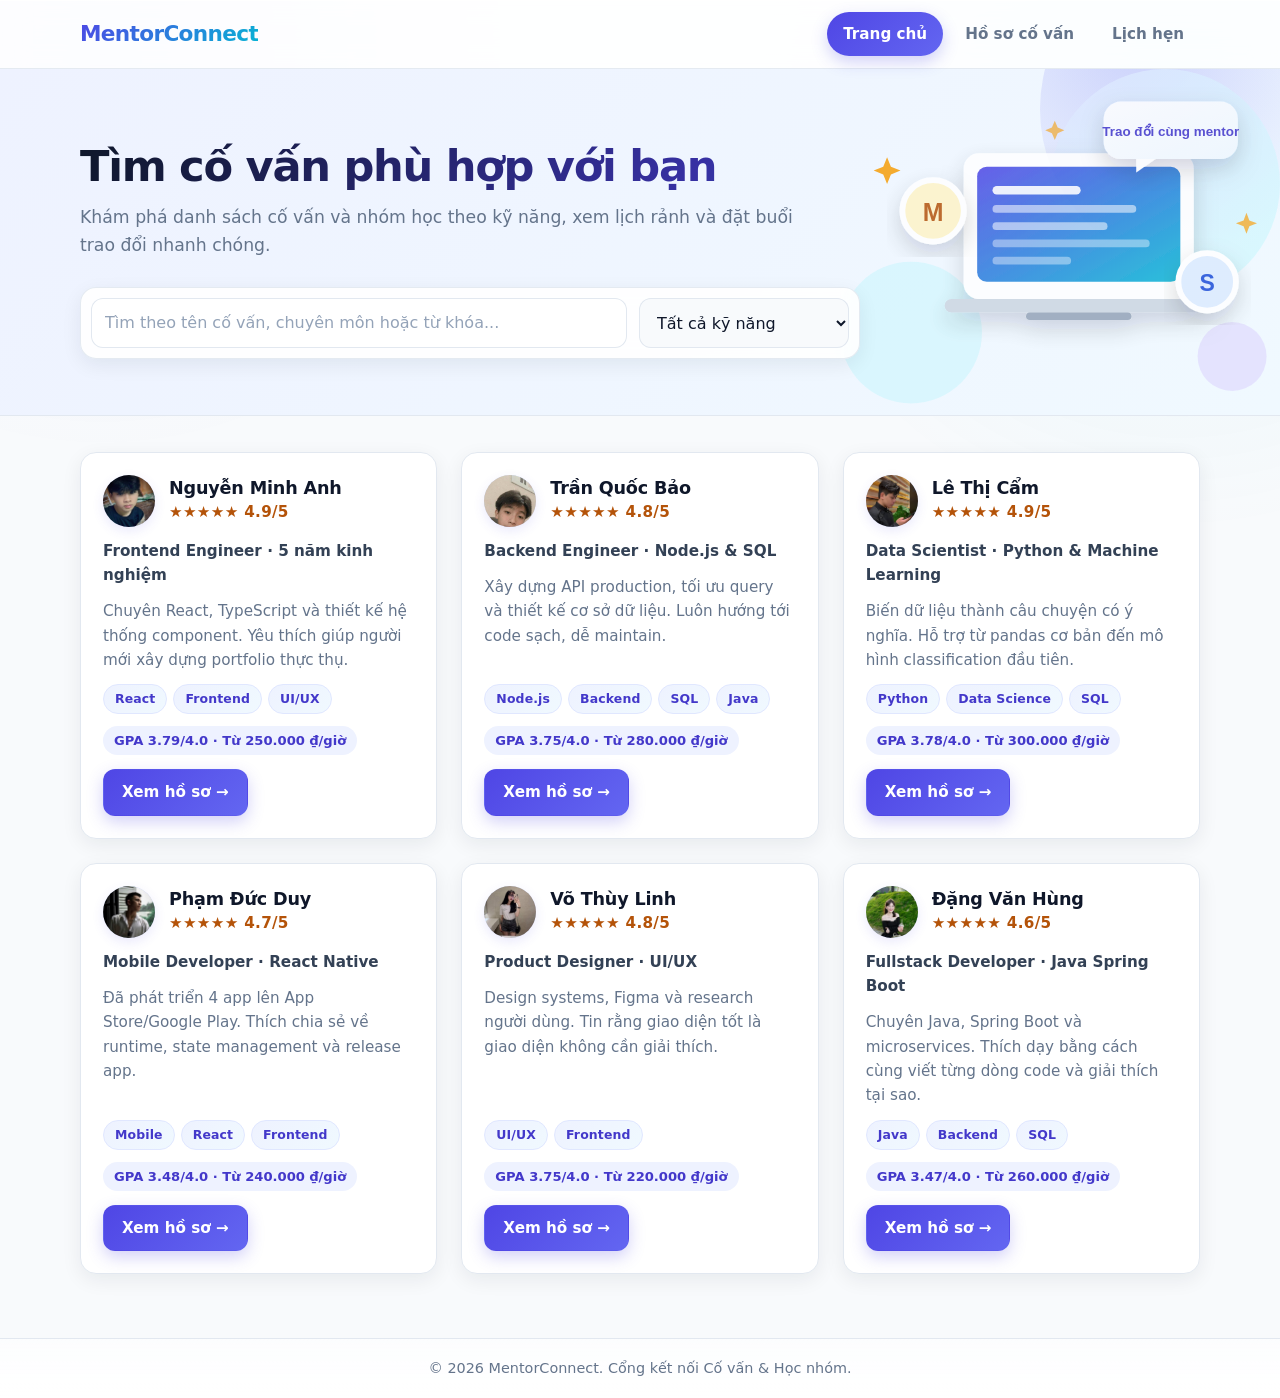
<file: index.html>
<!DOCTYPE html>
<html lang="vi">
<head>
  <!-- Khai báo bảng mã tiếng Việt và hiển thị responsive trên điện thoại -->
  <meta charset="UTF-8">
  <meta name="viewport" content="width=device-width, initial-scale=1.0">
  <title>MentorConnect - Trang chủ</title>
  <meta name="description" content="Tìm cố vấn phù hợp theo kỹ năng, xem lịch rảnh và đặt buổi trao đổi nhanh chóng cùng MentorConnect.">

  <!-- AOS (hiệu ứng cuộn) nạp trước để CSS riêng có thể ghi đè nếu cần -->
  <link rel="stylesheet" href="vendor/aos/aos.css">
  <link rel="stylesheet" href="css/styles.css">
  <link rel="stylesheet" href="css/home.css">
</head>
<body>
  <!-- Phần đầu trang và thanh điều hướng -->
  <header class="site-header">
    <div class="container header-inner">
      <a class="logo" href="index.html">MentorConnect</a>
      <button class="menu-toggle" id="menu-toggle" aria-label="Bật tắt menu">☰</button>
      <nav class="nav" id="nav">
        <a href="index.html">Trang chủ</a>
        <a href="index2.html">Hồ sơ cố vấn</a>
        <a href="index3.html">Lịch hẹn</a>
      </nav>
    </div>
  </header>

  <!-- Khu vực banner tìm kiếm và lọc cố vấn -->
  <section class="banner">
    <div class="container">
      <h1 data-aos="fade-up">Tìm cố vấn phù hợp với bạn</h1>
      <p data-aos="fade-up" data-aos-delay="100">Khám phá danh sách cố vấn và nhóm học theo kỹ năng, xem lịch rảnh và đặt buổi trao đổi nhanh chóng.</p>

      <!-- Thanh tìm kiếm theo từ khóa và lọc theo kỹ năng -->
      <div class="search-bar" data-aos="fade-up" data-aos-delay="200">
        <input type="text" id="search-input" aria-label="Tìm theo tên cố vấn, chuyên môn hoặc từ khóa" placeholder="Tìm theo tên cố vấn, chuyên môn hoặc từ khóa...">
        <select id="skill-filter" aria-label="Lọc theo kỹ năng">
          <option value="">Tất cả kỹ năng</option>
        </select>
      </div>
    </div>
  </section>

  <!-- Nội dung chính: vùng chứa danh sách thẻ cố vấn do JavaScript render -->
  <main class="container">
    <div id="mentor-list" class="mentor-list"></div>
  </main>

  <!-- Phần chân trang -->
  <footer class="site-footer">
    <div class="container">© 2026 MentorConnect. Cổng kết nối Cố vấn &amp; Học nhóm.</div>
  </footer>

  <!-- Nạp các tệp JavaScript theo đúng thứ tự -->
  <script src="vendor/aos/aos.js"></script>
  <script src="js/data.js"></script>
  <script src="js/common.js"></script>
  <script src="js/effects.js"></script>
  <script src="js/main.js"></script>
</body>
</html>
</file>
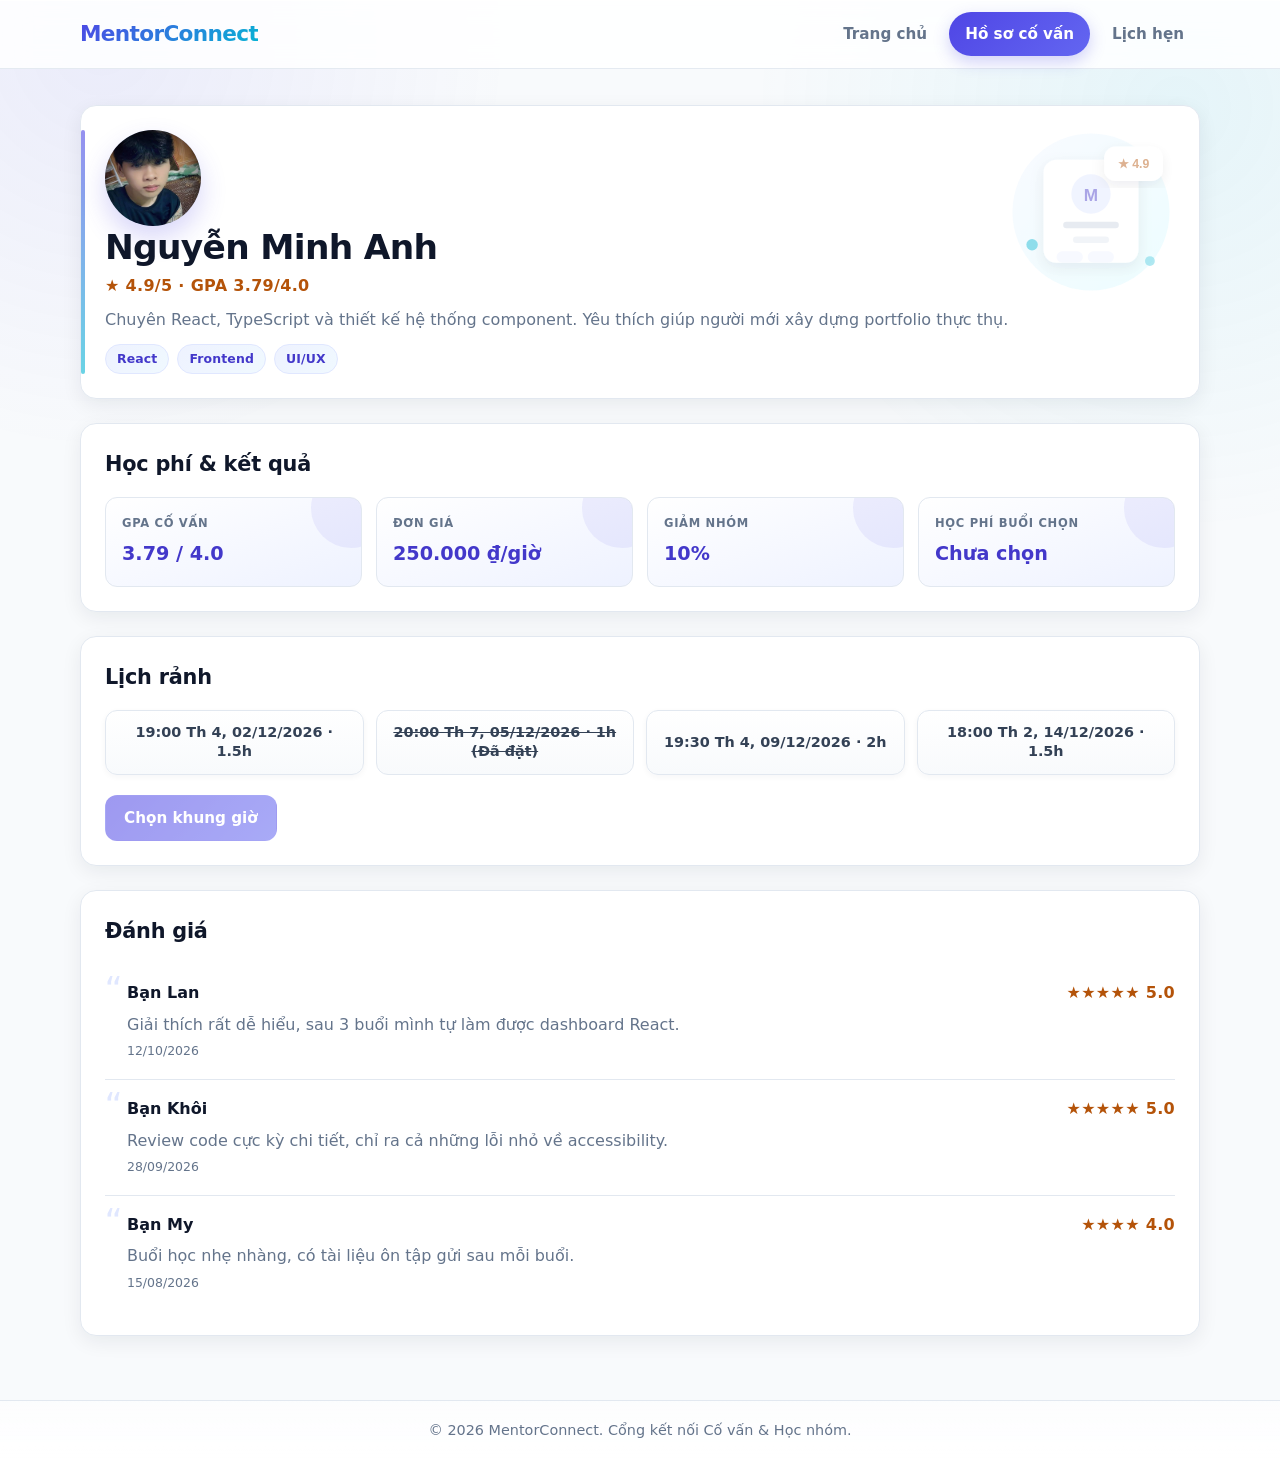
<file: index2.html>
<!DOCTYPE html>
<html lang="vi">
<head>
  <!-- Khai báo tiếng Việt và tối ưu hiển thị trên điện thoại -->
  <meta charset="UTF-8">
  <meta name="viewport" content="width=device-width, initial-scale=1.0">
  <title>MentorConnect - Hồ sơ cố vấn</title>
  <meta name="description" content="Xem hồ sơ cố vấn, GPA, học phí, lịch rảnh và đánh giá trước khi đặt buổi trao đổi.">

  <!-- AOS (hiệu ứng cuộn) nạp trước để CSS riêng có thể ghi đè nếu cần -->
  <link rel="stylesheet" href="vendor/aos/aos.css">
  <link rel="stylesheet" href="css/styles.css">
  <link rel="stylesheet" href="css/profile.css">
</head>
<body>
  <!-- Phần đầu trang và thanh điều hướng -->
  <header class="site-header">
    <div class="container header-inner">
      <a class="logo" href="index.html">MentorConnect</a>
      <button class="menu-toggle" id="menu-toggle" aria-label="Bật tắt menu">☰</button>
      <nav class="nav" id="nav">
        <a href="index.html">Trang chủ</a>
        <a href="index2.html">Hồ sơ cố vấn</a>
        <a href="index3.html">Lịch hẹn</a>
      </nav>
    </div>
  </header>

  <!-- Nội dung chính: hồ sơ cố vấn, lịch rảnh và đánh giá do JavaScript đổ dữ liệu -->
  <main class="container" id="profile-root">
    <!-- Thông tin tổng quan của cố vấn -->
    <section class="card profile-head" data-aos="fade-up">
      <div class="avatar avatar-lg" id="mentor-avatar"></div>
      <div>
        <h1 id="mentor-name"></h1>
        <p class="rating" id="mentor-rating"></p>
        <p class="bio" id="mentor-bio"></p>
        <div class="tags" id="mentor-skills"></div>
      </div>
    </section>

    <!-- Danh sách khung giờ rảnh và nút đặt lịch -->
    <section class="card section" data-aos="fade-up" data-aos-delay="100">
      <h2>Lịch rảnh</h2>
      <div class="slot-list" id="slot-list"></div>
      <button class="btn btn-primary" id="book-btn">Đặt lịch hẹn</button>
    </section>

    <!-- Danh sách đánh giá từ người học -->
    <section class="card section" data-aos="fade-up" data-aos-delay="200">
      <h2>Đánh giá</h2>
      <div id="review-list"></div>
    </section>
  </main>

  <!-- Hộp thoại xác nhận đặt lịch hẹn -->
  <div class="modal" id="confirm-modal">
    <div class="modal-box card">
      <h2>Xác nhận đặt lịch</h2>
      <p id="confirm-text"></p>
      <div class="modal-actions">
        <button class="btn btn-danger" id="cancel-btn">Hủy</button>
        <button class="btn btn-primary" id="confirm-btn">Xác nhận</button>
      </div>
    </div>
  </div>

  <!-- Phần chân trang -->
  <footer class="site-footer">
    <div class="container">© 2026 MentorConnect. Cổng kết nối Cố vấn &amp; Học nhóm.</div>
  </footer>

  <!-- Nạp các tệp JavaScript theo đúng thứ tự -->
  <script src="vendor/aos/aos.js"></script>
  <script src="js/data.js"></script>
  <script src="js/common.js"></script>
  <script src="js/effects.js"></script>
  <script src="js/profile.js"></script>
</body>
</html>
</file>
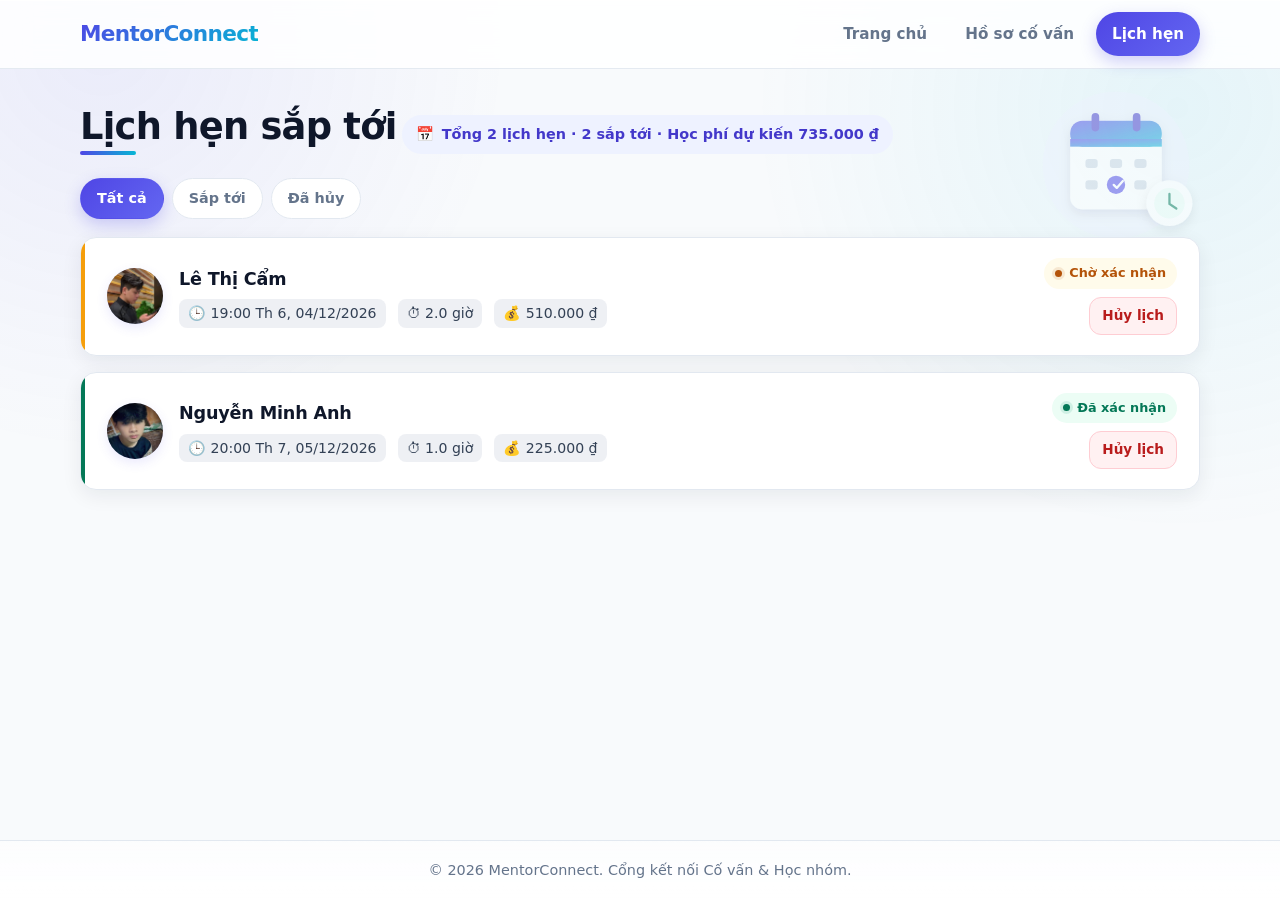
<file: index3.html>
<!DOCTYPE html>
<html lang="vi">
<head>
  <!-- Khai báo tiếng Việt và hiển thị responsive trên điện thoại -->
  <meta charset="UTF-8">
  <meta name="viewport" content="width=device-width, initial-scale=1.0">
  <title>MentorConnect - Lịch hẹn</title>
  <meta name="description" content="Quản lý các lịch hẹn sắp tới, theo dõi học phí dự kiến và hủy lịch dễ dàng.">

  <!-- AOS (hiệu ứng cuộn) nạp trước để CSS riêng có thể ghi đè nếu cần -->
  <link rel="stylesheet" href="vendor/aos/aos.css">
  <link rel="stylesheet" href="css/styles.css">
  <link rel="stylesheet" href="css/appointments.css">
</head>
<body>
  <!-- Phần đầu trang và thanh điều hướng -->
  <header class="site-header">
    <div class="container header-inner">
      <a class="logo" href="index.html">MentorConnect</a>
      <button class="menu-toggle" id="menu-toggle" aria-label="Bật tắt menu">☰</button>
      <nav class="nav" id="nav">
        <a href="index.html">Trang chủ</a>
        <a href="index2.html">Hồ sơ cố vấn</a>
        <a href="index3.html">Lịch hẹn</a>
      </nav>
    </div>
  </header>

  <!-- Nội dung chính: thống kê và danh sách lịch hẹn do JavaScript render -->
  <main class="container">
    <h1 data-aos="fade-up">Lịch hẹn sắp tới</h1>
    <p class="appointment-count" id="appointment-count" data-aos="fade-up" data-aos-delay="100"></p>
    <div class="appointment-list" id="appointment-list" data-aos="fade-up" data-aos-delay="200"></div>
  </main>

  <!-- Phần chân trang -->
  <footer class="site-footer">
    <div class="container">© 2026 MentorConnect. Cổng kết nối Cố vấn &amp; Học nhóm.</div>
  </footer>

  <!-- Nạp các tệp JavaScript theo đúng thứ tự -->
  <script src="vendor/aos/aos.js"></script>
  <script src="js/data.js"></script>
  <script src="js/common.js"></script>
  <script src="js/effects.js"></script>
  <script src="js/appointments.js"></script>
</body>
</html>
</file>
<file: css/styles.css>
/* ==========================================================
   styles.css - Design system & shell dùng chung cho mọi trang
   ========================================================== */

:root {
  color-scheme: light;

  --primary: #4f46e5;
  --primary-dark: #4338ca;
  --primary-050: #eef2ff;
  --primary-100: #e0e7ff;
  --accent: #06b6d4;

  --text: #0f172a;
  --text-soft: #334155;
  --muted: #64748b;
  --bg: #f8fafc;
  --card: #ffffff;
  --border: #e2e8f0;

  --danger: #b91c1c;
  --success: #047857;
  --warning: #b45309;
  --star: #b45309;

  --radius-sm: 10px;
  --radius: 16px;
  --radius-lg: 22px;
  --header-h: 68px;

  --shadow: 0 6px 20px rgba(15, 23, 42, 0.07);
  --shadow-lg: 0 18px 40px rgba(15, 23, 42, 0.12);
  --ring: rgba(79, 70, 229, 0.35);
  --ease: cubic-bezier(0.22, 1, 0.36, 1);
}

*,
*::before,
*::after {
  box-sizing: border-box;
}

html {
  scroll-behavior: smooth;
  scroll-padding-top: calc(var(--header-h) + 16px);
  -webkit-text-size-adjust: 100%;
}

body {
  position: relative;
  isolation: isolate;
  margin: 0;
  min-height: 100vh;
  min-height: 100dvh;
  display: flex;
  flex-direction: column;
  font-family: system-ui, -apple-system, "Segoe UI", Roboto, "Helvetica Neue", Arial, sans-serif;
  font-size: 16px;
  line-height: 1.6;
  color: var(--text);
  background: var(--bg);
  text-rendering: optimizeLegibility;
  -webkit-font-smoothing: antialiased;
}

/* Nền trang có thêm hai vầng sáng mờ, tạo chiều sâu mà không ảnh hưởng layout. */
body::before {
  content: "";
  position: fixed;
  inset: 0;
  z-index: -1;
  pointer-events: none;
  background:
    radial-gradient(circle at 8% 5%, rgba(79, 70, 229, 0.08), transparent 28%),
    radial-gradient(circle at 92% 12%, rgba(6, 182, 212, 0.08), transparent 30%);
}

::selection {
  background: var(--primary-100);
  color: var(--primary-dark);
}

:where(a, button, input, select):focus-visible {
  outline: 3px solid var(--ring);
  outline-offset: 2px;
}

img {
  display: block;
  max-width: 100%;
}

main {
  flex: 1;
}

.container {
  width: min(100% - 40px, 1120px);
  margin-inline: auto;
}

/* ---------- Header & navigation ---------- */
.site-header {
  position: sticky;
  top: 0;
  z-index: 50;
  min-height: var(--header-h);
  background: rgba(255, 255, 255, 0.86);
  backdrop-filter: blur(14px) saturate(140%);
  -webkit-backdrop-filter: blur(14px) saturate(140%);
  border-bottom: 1px solid rgba(226, 232, 240, 0.9);
  box-shadow: inset 0 1px 0 rgba(255, 255, 255, 0.7);
}

.header-inner {
  position: relative;
  display: flex;
  align-items: center;
  justify-content: space-between;
  gap: 16px;
  min-height: var(--header-h);
}

.logo {
  font-size: 1.35rem;
  font-weight: 800;
  letter-spacing: -0.03em;
  text-decoration: none;
  background: linear-gradient(135deg, var(--primary), var(--accent));
  -webkit-background-clip: text;
  background-clip: text;
  color: transparent;
  transition: filter 0.2s;
}

.logo:hover {
  filter: brightness(0.94);
}

.nav {
  display: flex;
  align-items: center;
  gap: 6px;
}

.nav a {
  display: inline-flex;
  align-items: center;
  min-height: 44px;
  padding: 8px 16px;
  border-radius: 999px;
  color: var(--muted);
  font-size: 0.95rem;
  font-weight: 600;
  text-decoration: none;
  transition: color 0.2s, background-color 0.2s, box-shadow 0.2s, transform 0.2s var(--ease);
}

.nav a:hover {
  color: var(--primary);
  background: var(--primary-050);
  transform: translateY(-1px);
}

.nav a.active,
.nav a[aria-current="page"] {
  color: #fff;
  background: linear-gradient(135deg, var(--primary), #6366f1);
  box-shadow: 0 6px 16px rgba(79, 70, 229, 0.25);
  transform: none;
}

.menu-toggle {
  display: none;
  place-items: center;
  width: 44px;
  height: 44px;
  padding: 0;
  border: 1px solid var(--border);
  border-radius: 12px;
  background: #fff;
  color: var(--text);
  font-size: 1.3rem;
  line-height: 1;
  cursor: pointer;
  transition: transform 0.25s var(--ease), border-color 0.2s, color 0.2s, background-color 0.2s;
}

.menu-toggle:hover {
  border-color: var(--primary);
  color: var(--primary);
  background: var(--primary-050);
}

.menu-toggle[aria-expanded="true"] {
  transform: rotate(90deg);
  border-color: var(--primary);
  color: var(--primary);
}

/* ---------- Card, nút bấm, avatar, tag ---------- */
.card {
  background: var(--card);
  border: 1px solid var(--border);
  border-radius: var(--radius);
  box-shadow: var(--shadow), inset 0 1px 0 rgba(255, 255, 255, 0.9);
  padding: 24px;
}

.section {
  margin-top: 24px;
  scroll-margin-top: calc(var(--header-h) + 16px);
}

.section h2 {
  margin: 0 0 16px;
  font-size: clamp(1.15rem, 2.2vw, 1.3rem);
  letter-spacing: -0.01em;
}

.btn {
  display: inline-flex;
  align-items: center;
  justify-content: center;
  gap: 8px;
  min-height: 44px;
  padding: 10px 18px;
  border: 1px solid transparent;
  border-radius: 12px;
  font: inherit;
  font-size: 0.95rem;
  font-weight: 600;
  cursor: pointer;
  transition: transform 0.2s var(--ease), background-color 0.2s,
    box-shadow 0.2s, border-color 0.2s, color 0.2s;
}

.btn:hover:not(:disabled) {
  transform: translateY(-2px);
}

.btn:active:not(:disabled) {
  transform: translateY(0) scale(0.98);
}

.btn:disabled {
  opacity: 0.55;
  cursor: not-allowed;
  box-shadow: none;
}

.btn-primary {
  color: #fff;
  background: linear-gradient(135deg, var(--primary), #6366f1);
  box-shadow: 0 6px 16px rgba(79, 70, 229, 0.25);
}

.btn-primary:hover:not(:disabled) {
  background: linear-gradient(135deg, var(--primary-dark), var(--primary));
  box-shadow: 0 10px 22px rgba(79, 70, 229, 0.32);
}

.btn-danger {
  color: var(--danger);
  background: #fff1f2;
  border-color: #fecdd3;
}

.btn-danger:hover:not(:disabled) {
  background: #ffe4e6;
  border-color: #fda4af;
}

.avatar {
  display: grid;
  place-items: center;
  flex-shrink: 0;
  width: 56px;
  height: 56px;
  border-radius: 50%;
  overflow: hidden;
  background: linear-gradient(135deg, #dbeafe, var(--primary-100));
  color: var(--primary-dark);
  font-weight: 700;
  font-size: 1.1rem;
  box-shadow: inset 0 0 0 1px rgba(79, 70, 229, 0.12), 0 4px 12px rgba(79, 70, 229, 0.12);
}

.avatar-lg {
  width: 96px;
  height: 96px;
  font-size: 2rem;
}

.avatar img {
  width: 100%;
  height: 100%;
  object-fit: cover;
}

.tags {
  display: flex;
  flex-wrap: wrap;
  gap: 8px;
}

.tags span,
.tag {
  display: inline-flex;
  align-items: center;
  padding: 4px 11px;
  border: 1px solid var(--primary-100);
  border-radius: 999px;
  background: linear-gradient(135deg, var(--primary-050), #f0f9ff);
  color: var(--primary-dark);
  font-size: 0.78rem;
  font-weight: 700;
  letter-spacing: 0.01em;
}

.rating {
  margin: 4px 0;
  color: var(--star);
  font-weight: 700;
  letter-spacing: 0.02em;
}

.bio {
  margin: 8px 0 0;
  color: var(--muted);
}

/* ---------- Modal xác nhận ---------- */
.modal {
  position: fixed;
  inset: 0;
  z-index: 100;
  display: grid;
  place-items: center;
  padding: max(20px, env(safe-area-inset-top)) max(20px, env(safe-area-inset-right))
    max(20px, env(safe-area-inset-bottom)) max(20px, env(safe-area-inset-left));
  background: rgba(15, 23, 42, 0.55);
  backdrop-filter: blur(5px);
  -webkit-backdrop-filter: blur(5px);
  animation: modal-fade 0.2s ease-out;
}

.modal[hidden],
.modal.hidden,
.modal.is-hidden {
  display: none;
}

.modal-box {
  width: min(440px, 100%);
  max-height: calc(100dvh - 40px);
  overflow: auto;
  padding: 28px;
  border-radius: var(--radius-lg);
  box-shadow: var(--shadow-lg);
  animation: modal-pop 0.28s var(--ease);
}

.modal-box h2 {
  margin-top: 0;
  letter-spacing: -0.01em;
}

.modal-box p {
  color: var(--muted);
}

.modal-actions {
  display: flex;
  flex-wrap: wrap;
  justify-content: flex-end;
  gap: 10px;
  margin-top: 20px;
}

/* ---------- Toast & hộp thoại xác nhận (do JS tạo) ---------- */
.mc-toast-root {
  position: fixed;
  z-index: 200;
  right: max(20px, env(safe-area-inset-right));
  bottom: max(20px, env(safe-area-inset-bottom));
  display: flex;
  flex-direction: column;
  gap: 10px;
  width: min(360px, calc(100vw - 40px));
  pointer-events: none;
}

.mc-toast {
  display: flex;
  align-items: center;
  gap: 10px;
  padding: 12px 16px;
  border: 1px solid rgba(255, 255, 255, 0.22);
  border-radius: 12px;
  color: #fff;
  font-size: 0.9rem;
  font-weight: 600;
  line-height: 1.4;
  box-shadow: 0 12px 28px rgba(15, 23, 42, 0.22);
  backdrop-filter: blur(8px);
  -webkit-backdrop-filter: blur(8px);
  pointer-events: auto;
  animation: mc-toast-in 0.3s var(--ease);
}

.mc-toast::before {
  display: grid;
  place-items: center;
  flex-shrink: 0;
  width: 22px;
  height: 22px;
  border-radius: 50%;
  background: rgba(255, 255, 255, 0.22);
  font-size: 0.8rem;
}

.mc-toast-success {
  background: linear-gradient(135deg, #047857, #0f766e);
}

.mc-toast-success::before {
  content: "✓";
}

.mc-toast-error {
  background: linear-gradient(135deg, #b91c1c, #be123c);
}

.mc-toast-error::before {
  content: "!";
}

.mc-toast-out {
  opacity: 0;
  transform: translateY(8px);
  transition: opacity 0.25s, transform 0.25s;
}

.mc-confirm .modal-box p {
  white-space: pre-line;
}

/* ---------- Footer ---------- */
.site-footer {
  margin-top: auto;
  padding: 18px 20px;
  border-top: 1px solid var(--border);
  background: linear-gradient(180deg, rgba(255, 255, 255, 0.6), #fff);
  color: var(--muted);
  text-align: center;
  font-size: 0.9rem;
}

/* ---------- Responsive ---------- */
@media (max-width: 900px) {
  .container {
    width: min(100% - 32px, 1120px);
  }
}

@media (max-width: 720px) {
  :root {
    --header-h: 60px;
  }

  .container {
    width: min(100% - 28px, 1120px);
  }

  .menu-toggle {
    display: grid;
  }

  .nav {
    display: none;
    position: absolute;
    top: calc(100% + 8px);
    left: 0;
    right: 0;
    flex-direction: column;
    align-items: stretch;
    gap: 4px;
    margin: 0;
    padding: 10px;
    background: rgba(255, 255, 255, 0.97);
    border: 1px solid var(--border);
    border-radius: var(--radius);
    box-shadow: var(--shadow-lg);
    animation: modal-pop 0.22s var(--ease);
  }

  /* JS toggle có thể dùng một trong các class này */
  .nav.active,
  .nav.show,
  .nav.open {
    display: flex;
  }

  .nav a {
    justify-content: center;
    border-radius: 12px;
  }

  .nav a.active,
  .nav a[aria-current="page"] {
    color: var(--primary);
    background: var(--primary-050);
    box-shadow: none;
  }

  .avatar-lg {
    width: 76px;
    height: 76px;
    font-size: 1.5rem;
  }

  .card {
    padding: 18px;
  }

  .modal-box {
    padding: 22px;
  }

  .modal-actions .btn {
    flex: 1 1 120px;
  }
}

@media (max-width: 420px) {
  .container {
    width: min(100% - 24px, 1120px);
  }

  .header-inner {
    gap: 8px;
  }

  .logo {
    font-size: 1.2rem;
  }

  .btn {
    width: 100%;
  }
}

/* ---------- Keyframes ---------- */
@keyframes modal-fade {
  from { opacity: 0; }
  to { opacity: 1; }
}

@keyframes modal-pop {
  from { opacity: 0; transform: translateY(12px) scale(0.96); }
  to { opacity: 1; transform: translateY(0) scale(1); }
}

@keyframes mc-toast-in {
  from { opacity: 0; transform: translateY(12px) scale(0.96); }
  to { opacity: 1; transform: translateY(0) scale(1); }
}

/* ---------- Accessibility & in ấn ---------- */
@media (prefers-reduced-motion: reduce) {
  html {
    scroll-behavior: auto;
  }

  *,
  *::before,
  *::after {
    animation-duration: 0.01ms !important;
    animation-iteration-count: 1 !important;
    transition-duration: 0.01ms !important;
  }
}

@media print {
  .site-header,
  .site-footer,
  .modal,
  .mc-toast-root,
  .btn,
  .menu-toggle,
  .appointment-toolbar {
    display: none !important;
  }

  body {
    background: #fff;
  }

  body::before,
  .banner::before,
  .banner::after {
    display: none;
  }

  .card,
  .mentor-list > *,
  .appointment-list > * {
    box-shadow: none;
    break-inside: avoid;
  }
}
</file>
<file: css/home.css>
/* ==========================================================
   home.css - Trang chủ: banner, tìm kiếm, lưới cố vấn
   ========================================================== */

.banner {
  position: relative;
  overflow: hidden;
  padding: clamp(40px, 7vw, 72px) 0 clamp(32px, 5vw, 56px);
  border-bottom: 1px solid var(--border);
  background: linear-gradient(135deg, #eef2ff 0%, #f0f9ff 55%, #ecfeff 100%);
  background-size: 180% 180%;
  animation: banner-flow 18s ease-in-out infinite;
}

/* Hai vầng sáng trang trí, không bắt sự kiện chuột. */
.banner::before,
.banner::after {
  content: "";
  position: absolute;
  border-radius: 50%;
  pointer-events: none;
}

.banner::before {
  width: 320px;
  height: 320px;
  top: -120px;
  right: -80px;
  background: radial-gradient(circle at 30% 30%, rgba(99, 102, 241, 0.25), transparent 70%);
}

.banner::after {
  top: 0;
  right: 0;
  width: min(46vw, 460px);
  height: 100%;
  border-radius: 0;
  background: url("../assets/illustrations/mentor-banner.svg") no-repeat right center / contain;
  opacity: 0.85;
}

.banner .container {
  position: relative;
  z-index: 1;
}

.banner h1 {
  margin: 0 0 12px;
  font-size: clamp(1.9rem, 4.5vw, 2.7rem);
  line-height: 1.18;
  letter-spacing: -0.03em;
  color: #0f172a;
  background: linear-gradient(120deg, #0f172a, #3730a3 55%, #0e7490);
  -webkit-background-clip: text;
  background-clip: text;
  -webkit-text-fill-color: transparent;
}

.banner p {
  max-width: 720px;
  margin: 0 0 28px;
  color: var(--muted);
  font-size: clamp(1rem, 1.6vw, 1.08rem);
}

/* ---------- Thanh tìm kiếm + lọc kỹ năng ---------- */
.search-bar {
  display: flex;
  flex-wrap: wrap;
  gap: 12px;
  max-width: 780px;
  padding: 10px;
  background: rgba(255, 255, 255, 0.9);
  border: 1px solid rgba(226, 232, 240, 0.9);
  border-radius: var(--radius);
  box-shadow: var(--shadow);
  backdrop-filter: blur(8px);
  -webkit-backdrop-filter: blur(8px);
  transition: border-color 0.25s, box-shadow 0.25s, transform 0.25s var(--ease);
}

.search-bar:hover {
  box-shadow: var(--shadow-lg);
}

.search-bar:focus-within {
  border-color: var(--primary);
  box-shadow: 0 0 0 4px rgba(79, 70, 229, 0.12), var(--shadow-lg);
  transform: translateY(-1px);
}

.search-bar input,
.search-bar select {
  min-width: 0;
  min-height: 48px;
  padding: 12px 14px;
  border: 0;
  border-radius: 12px;
  font: inherit;
  color: var(--text);
  outline: none;
}

.search-bar input {
  flex: 1 1 320px;
  background: #fff;
  box-shadow: inset 0 0 0 1px var(--border);
  transition: box-shadow 0.2s;
}

.search-bar input::placeholder {
  color: #94a3b8;
}

.search-bar input:focus {
  box-shadow: inset 0 0 0 2px var(--primary);
}

.search-bar select {
  flex: 0 1 210px;
  min-width: 170px;
  background: #f8fafc;
  box-shadow: inset 0 0 0 1px var(--border);
  cursor: pointer;
}

.search-bar input:focus-visible,
.search-bar select:focus-visible {
  outline: none;
}

/* ---------- Lưới thẻ cố vấn do JS render ---------- */
.mentor-list {
  display: grid;
  grid-template-columns: repeat(auto-fit, minmax(min(100%, 290px), 1fr));
  gap: clamp(16px, 2vw, 24px);
  align-items: stretch;
  margin-top: clamp(24px, 4vw, 36px);
  padding-bottom: clamp(40px, 6vw, 64px);
}

.mentor-list > * {
  position: relative;
  overflow: hidden;
  display: flex;
  flex-direction: column;
  gap: 12px;
  padding: 22px;
  background: var(--card);
  border: 1px solid var(--border);
  border-radius: var(--radius);
  box-shadow: var(--shadow);
  transition: transform 0.3s var(--ease), box-shadow 0.3s, border-color 0.3s;
}

.mentor-list > *::after {
  content: "";
  position: absolute;
  top: 0;
  left: 0;
  right: 0;
  height: 3px;
  background: linear-gradient(90deg, var(--primary), var(--accent));
  transform: scaleX(0);
  transform-origin: left;
  transition: transform 0.35s var(--ease);
}

.mentor-list > *:hover {
  transform: translateY(-4px);
  border-color: var(--primary-100);
  box-shadow: var(--shadow-lg);
}

.mentor-list > *:hover::after {
  transform: scaleX(1);
}

.mentor-list > *:focus-within {
  border-color: var(--primary);
}

.mentor-card-top {
  display: flex;
  align-items: center;
  gap: 14px;
}

.mentor-card-top .avatar {
  width: 52px;
  height: 52px;
  font-size: 1.05rem;
}

.mentor-list h2,
.mentor-list h3 {
  margin: 0;
  font-size: 1.1rem;
  line-height: 1.3;
  letter-spacing: -0.01em;
}

.mentor-list p {
  margin: 0;
  color: var(--muted);
  font-size: 0.95rem;
}

.mentor-list .mentor-title {
  color: var(--text-soft);
  font-weight: 600;
}

.mentor-list .mentor-gpa {
  display: inline-flex;
  align-self: flex-start;
  padding: 4px 11px;
  border-radius: 999px;
  background: var(--primary-050);
  color: var(--primary-dark);
  font-size: 0.82rem;
  font-weight: 700;
}

.mentor-list .rating {
  color: var(--star);
  letter-spacing: 0.02em;
}

.mentor-list .tags {
  gap: 6px;
  margin-top: auto;
}

.mentor-list .btn {
  align-self: flex-start;
  margin-top: 2px;
}

.empty-state {
  display: block;
  justify-self: center;
  max-width: 520px;
  margin-inline: auto;
  padding: 48px 24px !important;
  border: 1px dashed var(--border) !important;
  border-radius: var(--radius) !important;
  background: rgba(255, 255, 255, 0.65) !important;
  box-shadow: none !important;
  color: var(--muted);
  text-align: center;
}

.empty-state::before {
  content: "🔍";
  position: static;
  display: block;
  inset: auto;
  height: auto;
  margin-bottom: 8px;
  background: none;
  transform: none;
  font-size: 2rem;
}

.empty-state::after {
  display: none;
}

.empty-state:hover {
  transform: none;
  box-shadow: none;
  border-color: var(--border);
}

/* ---------- Responsive ---------- */
@media (max-width: 900px) {
  .mentor-list {
    grid-template-columns: repeat(auto-fit, minmax(min(100%, 260px), 1fr));
  }

  .banner::after {
    width: min(50vw, 320px);
    opacity: 0.28;
  }
}

@media (max-width: 600px) {
  .banner {
    padding: 36px 0 30px;
  }

  .banner::after {
    opacity: 0.12;
  }

  .banner p {
    font-size: 1rem;
  }

  .search-bar {
    gap: 8px;
    padding: 8px;
  }

  .search-bar input,
  .search-bar select {
    flex: 1 1 100%;
    min-width: 0;
  }

  .mentor-list {
    grid-template-columns: 1fr;
  }

  .mentor-list .btn {
    align-self: stretch;
  }
}

@media (max-width: 380px) {
  .banner h1 {
    font-size: 1.75rem;
  }

  .mentor-list > * {
    padding: 18px;
  }
}

@keyframes banner-flow {
  0%, 100% { background-position: 0% 50%; }
  50% { background-position: 100% 50%; }
}
</file>
<file: css/profile.css>
/* ==========================================================
   profile.css - Hồ sơ cố vấn: thông tin, lịch rảnh, đánh giá
   ========================================================== */

#profile-root {
  padding-top: clamp(24px, 4vw, 36px);
  padding-bottom: clamp(40px, 6vw, 64px);
}

/* ---------- Thông tin tổng quan ---------- */
.profile-head {
  position: relative;
  gap: clamp(16px, 3vw, 28px);
}

.profile-head::after {
  content: "";
  position: absolute;
  top: 24px;
  bottom: 24px;
  left: 0;
  width: 4px;
  border-radius: 999px;
  background: linear-gradient(var(--primary), var(--accent));
  opacity: 0.6;
}

/* Minh họa hồ sơ nằm góc phải, chỉ trang trí nên không nhận sự kiện. */
.profile-head::before {
  content: "";
  position: absolute;
  top: 16px;
  right: 18px;
  width: clamp(110px, 18vw, 180px);
  aspect-ratio: 1;
  background: url("../assets/illustrations/profile-illustration.svg") no-repeat center / contain;
  opacity: 0.45;
  pointer-events: none;
}

.profile-head > * {
  position: relative;
  z-index: 1;
}

.profile-head h1 {
  margin: 0 0 4px;
  font-size: clamp(1.6rem, 3.4vw, 2.15rem);
  line-height: 1.25;
  letter-spacing: -0.02em;
}

.profile-head .avatar-lg {
  box-shadow: inset 0 0 0 1px rgba(79, 70, 229, 0.14), 0 12px 26px rgba(79, 70, 229, 0.22);
}

.profile-head .tags {
  margin-top: 12px;
}

/* ---------- Lịch rảnh ---------- */
.slot-list {
  display: grid;
  grid-template-columns: repeat(auto-fit, minmax(min(100%, 165px), 1fr));
  gap: 12px;
  margin-bottom: 20px;
}

.slot-list button,
.slot {
  position: relative;
  min-height: 52px;
  padding: 12px 14px;
  border: 1px solid var(--border);
  border-radius: 12px;
  background: linear-gradient(180deg, #fff, #f8fafc);
  color: var(--text-soft);
  font: inherit;
  font-size: 0.9rem;
  font-weight: 600;
  line-height: 1.35;
  text-align: center;
  cursor: pointer;
  box-shadow: 0 2px 6px rgba(15, 23, 42, 0.04);
  transition: transform 0.2s var(--ease), border-color 0.2s,
    background-color 0.2s, color 0.2s, box-shadow 0.2s;
}

.slot-list button:not(:disabled):hover,
.slot:not(.booked):hover {
  transform: translateY(-2px);
  border-color: var(--primary);
  color: var(--primary);
  box-shadow: 0 8px 18px rgba(79, 70, 229, 0.14);
}

.slot-list button.selected,
.slot-list button.active,
.slot.selected,
.slot.active {
  border-color: transparent;
  background: linear-gradient(135deg, var(--primary), #6366f1);
  color: #fff;
  box-shadow: 0 8px 20px rgba(79, 70, 229, 0.3);
}

.slot-list button.selected::after,
.slot.selected::after {
  content: "✓";
  position: absolute;
  top: 5px;
  right: 8px;
  font-size: 0.8rem;
  font-weight: 700;
}

.slot-list button:disabled,
.slot.disabled,
.slot.booked {
  opacity: 0.5;
  cursor: not-allowed;
  text-decoration: line-through;
  box-shadow: none;
}

/* ---------- Khối thống kê GPA / học phí do JS chèn thêm ---------- */
.profile-stats .stats-grid {
  display: grid;
  grid-template-columns: repeat(auto-fit, minmax(min(100%, 170px), 1fr));
  gap: 14px;
}

.profile-stats .stats-grid > div {
  position: relative;
  overflow: hidden;
  display: flex;
  flex-direction: column;
  gap: 6px;
  padding: 16px;
  border: 1px solid var(--border);
  border-radius: 12px;
  background: linear-gradient(160deg, #fff, var(--primary-050));
  transition: transform 0.25s var(--ease), box-shadow 0.25s;
}

.profile-stats .stats-grid > div::after {
  content: "";
  position: absolute;
  width: 80px;
  height: 80px;
  top: -30px;
  right: -30px;
  border-radius: 50%;
  background: rgba(79, 70, 229, 0.08);
  pointer-events: none;
}

.profile-stats .stats-grid > div:hover {
  transform: translateY(-2px);
  box-shadow: 0 10px 22px rgba(15, 23, 42, 0.08);
}

.stats-label {
  position: relative;
  z-index: 1;
  color: var(--muted);
  font-size: 0.72rem;
  font-weight: 700;
  letter-spacing: 0.06em;
  text-transform: uppercase;
}

.profile-stats strong {
  position: relative;
  z-index: 1;
  color: var(--primary-dark);
  font-size: clamp(1rem, 2vw, 1.2rem);
}

.empty-note {
  margin: 0;
  color: var(--muted);
  font-style: italic;
}

/* ---------- Đánh giá ---------- */
#review-list > * {
  position: relative;
  padding: 16px 0 16px 22px;
  border-bottom: 1px solid var(--border);
}

#review-list > *::before {
  content: "“";
  position: absolute;
  top: 8px;
  left: 0;
  color: var(--primary-100);
  font-size: 2.2rem;
  line-height: 1;
}

#review-list > *:last-child {
  border-bottom: 0;
}

.review-header {
  display: flex;
  align-items: center;
  justify-content: space-between;
  flex-wrap: wrap;
  gap: 12px;
}

.review-author {
  color: var(--text);
  font-weight: 700;
}

.review-rating {
  color: var(--star);
  font-weight: 700;
  white-space: nowrap;
  letter-spacing: 0.02em;
}

#review-list p {
  margin: 6px 0 0;
  color: var(--muted);
}

#review-list small {
  color: var(--muted);
  font-size: 0.78rem;
}

/* ---------- Responsive ---------- */
@media (max-width: 720px) {
  .profile-head {
    flex-direction: column;
    gap: 16px;
  }

  .profile-head::after,
  .profile-head::before {
    display: none;
  }
}

@media (max-width: 600px) {
  .slot-list {
    grid-template-columns: repeat(2, minmax(0, 1fr));
  }

  .profile-stats .stats-grid {
    grid-template-columns: repeat(2, minmax(0, 1fr));
  }
}

@media (max-width: 420px) {
  .slot-list,
  .profile-stats .stats-grid {
    grid-template-columns: 1fr;
  }

  .review-header {
    flex-direction: column;
    align-items: flex-start;
    gap: 2px;
  }
}
</file>
<file: css/appointments.css>
/* ==========================================================
   appointments.css - Trang lịch hẹn: thống kê, lọc, trạng thái
   ========================================================== */

main.container {
  position: relative;
}

/* Minh họa lịch hẹn ở góc phải tiêu đề, không làm đổi bố cục. */
main.container::before {
  content: "";
  position: absolute;
  top: 12px;
  right: 0;
  width: clamp(110px, 17vw, 168px);
  aspect-ratio: 1;
  background: url("../assets/illustrations/appointment-illustration.svg") no-repeat center / contain;
  opacity: 0.5;
  pointer-events: none;
}

main.container > h1 {
  position: relative;
  display: inline-block;
  margin: clamp(24px, 4vw, 36px) 0 6px;
  font-size: clamp(1.7rem, 4vw, 2.3rem);
  line-height: 1.2;
  letter-spacing: -0.02em;
}

main.container > h1::after {
  content: "";
  position: absolute;
  left: 0;
  bottom: -6px;
  width: 56px;
  height: 4px;
  border-radius: 999px;
  background: linear-gradient(90deg, var(--primary), var(--accent));
}

.appointment-count {
  display: inline-flex;
  align-items: center;
  gap: 8px;
  margin: 14px 0 24px;
  padding: 8px 14px;
  border-radius: 999px;
  background: var(--primary-050);
  color: var(--primary-dark);
  font-size: 0.9rem;
  font-weight: 600;
}

.appointment-count::before {
  content: "📅";
}

/* ---------- Thanh lọc ---------- */
.appointment-toolbar {
  display: flex;
  flex-wrap: wrap;
  gap: 8px;
  margin-bottom: 18px;
}

.filter-btn {
  min-height: 40px;
  padding: 8px 16px;
  border: 1px solid var(--border);
  border-radius: 999px;
  background: #fff;
  color: var(--muted);
  font: inherit;
  font-size: 0.9rem;
  font-weight: 600;
  cursor: pointer;
  transition: transform 0.2s var(--ease), background-color 0.2s,
    color 0.2s, border-color 0.2s, box-shadow 0.2s;
}

.filter-btn:hover {
  transform: translateY(-1px);
  border-color: var(--primary);
  color: var(--primary);
}

.filter-btn.active {
  border-color: transparent;
  background: linear-gradient(135deg, var(--primary), #6366f1);
  color: #fff;
  box-shadow: 0 6px 16px rgba(79, 70, 229, 0.25);
}

/* ---------- Danh sách lịch hẹn ---------- */
.appointment-list {
  display: grid;
  gap: 16px;
  padding-bottom: clamp(40px, 6vw, 64px);
}

.appointment-list > * {
  position: relative;
  overflow: hidden;
  display: grid;
  grid-template-columns: auto minmax(0, 1fr) auto;
  align-items: center;
  gap: 16px;
  padding: 20px 22px 20px 26px;
  background: var(--card);
  border: 1px solid var(--border);
  border-radius: var(--radius);
  box-shadow: var(--shadow);
  transition: transform 0.25s var(--ease), box-shadow 0.25s, border-color 0.25s;
}

.appointment-list > *::before {
  content: "";
  position: absolute;
  top: 0;
  bottom: 0;
  left: 0;
  width: 4px;
  background: var(--success);
}

.appointment-list > *:hover {
  transform: translateY(-2px);
  border-color: var(--primary-100);
  box-shadow: var(--shadow-lg);
}

/* :has() có mặt trên trình duyệt hiện đại; fallback vẫn dùng màu xanh mặc định. */
.appointment-list > *:has(.status.pending)::before {
  background: #f59e0b;
}

.appointment-card.is-cancelled::before {
  background: #cbd5e1;
}

.appointment-info h2,
.appointment-info h3 {
  margin: 0;
  font-size: 1.1rem;
  letter-spacing: -0.01em;
}

.appointment-meta {
  display: flex;
  flex-wrap: wrap;
  gap: 6px 12px;
  margin-top: 6px;
  color: var(--text-soft);
  font-size: 0.88rem;
}

.appointment-meta span {
  padding: 3px 9px;
  border-radius: 8px;
  background: rgba(148, 163, 184, 0.16);
}

.status {
  display: inline-flex;
  align-items: center;
  gap: 7px;
  padding: 5px 11px;
  border-radius: 999px;
  background: #ecfdf5;
  color: var(--success);
  font-size: 0.8rem;
  font-weight: 700;
  white-space: nowrap;
}

.status::before {
  content: "";
  width: 7px;
  height: 7px;
  border-radius: 50%;
  background: currentColor;
  box-shadow: 0 0 0 3px rgba(5, 150, 105, 0.12);
}

.status.pending,
.status.dang-cho {
  background: #fffbeb;
  color: var(--warning);
}

.status.pending::before,
.status.dang-cho::before {
  box-shadow: 0 0 0 3px rgba(180, 83, 9, 0.12);
}

.status.cancelled,
.status.da-huy {
  background: #fff1f2;
  color: var(--danger);
}

.status.cancelled::before,
.status.da-huy::before {
  box-shadow: 0 0 0 3px rgba(220, 38, 38, 0.12);
}

.appointment-list .btn-danger {
  min-height: 38px;
  padding: 6px 12px;
  font-size: 0.85rem;
}

.appointment-actions {
  display: flex;
  flex-direction: column;
  align-items: flex-end;
  gap: 8px;
}

.appointment-card.is-cancelled {
  background: #fafafa;
  border-style: dashed;
}

.appointment-card.is-cancelled .appointment-info h2,
.appointment-card.is-cancelled .appointment-info h3 {
  color: var(--muted);
}

.appointment-list > .empty-state {
  display: block;
  padding: 48px 20px !important;
  border: 1px dashed var(--border) !important;
  border-radius: var(--radius) !important;
  background: rgba(255, 255, 255, 0.65) !important;
  box-shadow: none !important;
  color: var(--muted);
  text-align: center;
}

.appointment-list > .empty-state::before {
  content: "📭";
  position: static;
  inset: auto;
  width: auto;
  height: auto;
  margin-bottom: 8px;
  background: none;
  font-size: 2rem;
}

.appointment-list > .empty-state:hover {
  transform: none;
  box-shadow: none;
  border-color: var(--border);
}

/* ---------- Responsive ---------- */
@media (max-width: 720px) {
  main.container::before {
    display: none;
  }

  .appointment-list > * {
    grid-template-columns: auto minmax(0, 1fr);
  }

  .appointment-actions {
    grid-column: 1 / -1;
    flex-direction: row;
    align-items: center;
    justify-content: flex-end;
  }
}

@media (max-width: 520px) {
  .appointment-toolbar {
    flex-wrap: nowrap;
    overflow-x: auto;
    padding-bottom: 4px;
    scrollbar-width: none;
  }

  .appointment-toolbar::-webkit-scrollbar {
    display: none;
  }

  .filter-btn {
    flex: 0 0 auto;
    white-space: nowrap;
  }

  .appointment-list > * {
    grid-template-columns: minmax(0, 1fr);
    gap: 12px;
    padding: 18px 18px 18px 22px;
  }

  .appointment-actions {
    justify-content: flex-start;
    flex-wrap: wrap;
  }
}

@media (max-width: 380px) {
  .appointment-info h2,
  .appointment-info h3 {
    font-size: 1rem;
  }

  .appointment-meta {
    gap: 4px 8px;
  }
}
</file>
